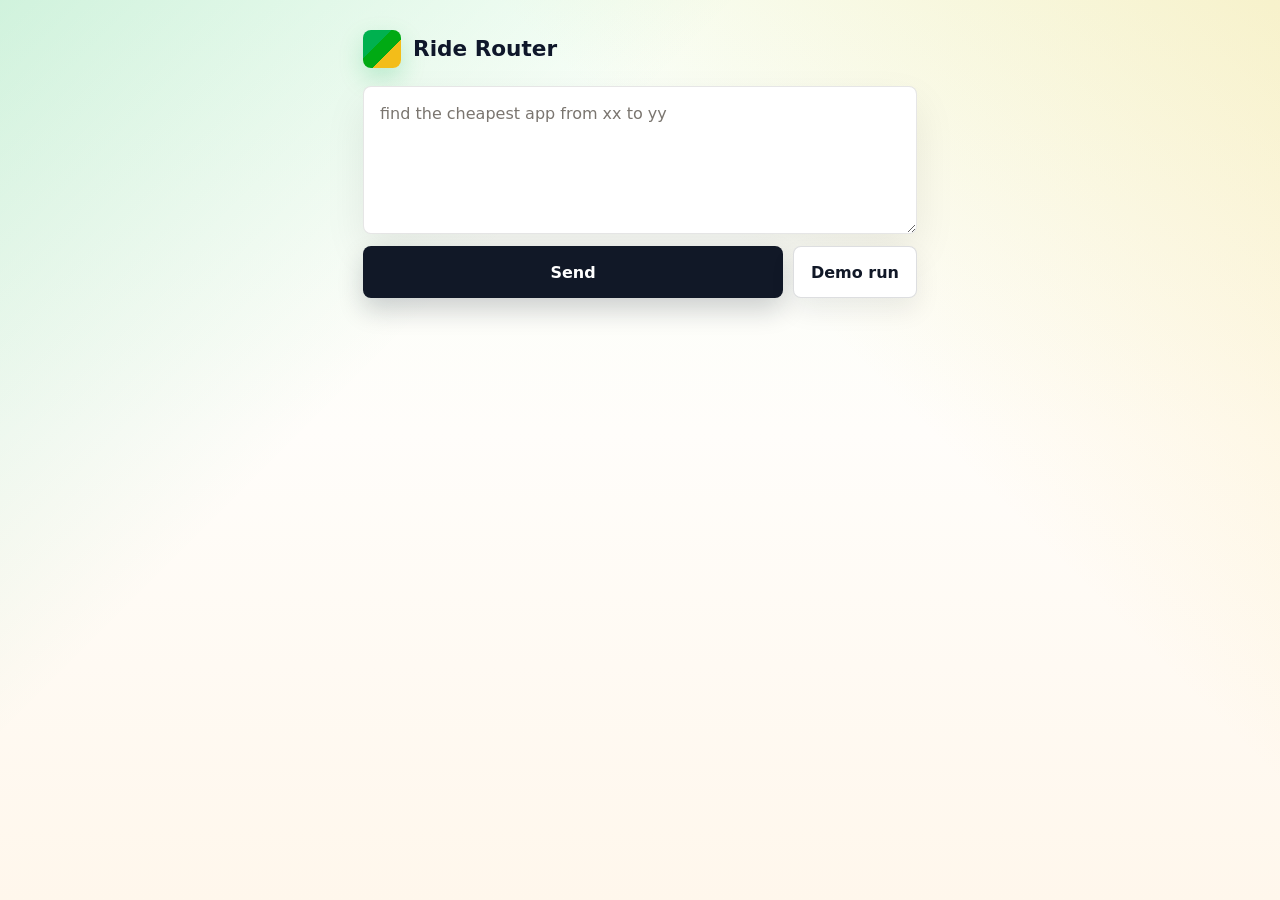
<file: index.html>
<!doctype html>
<html lang="en">
  <head>
    <meta charset="utf-8" />
    <meta name="viewport" content="width=device-width, initial-scale=1, viewport-fit=cover" />
    <meta name="theme-color" content="#f8fff8" />
    <title>Ride Router</title>
    <link rel="manifest" href="./manifest.webmanifest" />
    <link rel="stylesheet" href="./styles.css" />
  </head>
  <body>
    <main class="shell">
      <header class="masthead">
        <span class="brand-mark" aria-hidden="true"></span>
        <h1>Ride Router</h1>
      </header>

      <form class="prompt-form" id="commandForm">
        <label class="sr-only" for="commandInput">Ride request</label>
        <textarea
          id="commandInput"
          autocomplete="off"
          rows="4"
          placeholder="find the cheapest app from xx to yy"
        ></textarea>
        <div class="form-actions">
          <button id="sendCommandButton" type="submit">Send</button>
          <button id="demoCommandButton" class="secondary-button" type="button">Demo run</button>
        </div>
      </form>

      <section class="fare-actions hidden" id="commandOutput" aria-live="polite"></section>
      <p class="status-line" id="statusLine"></p>
    </main>

    <script type="module" src="./app.js"></script>
  </body>
</html>
</file>
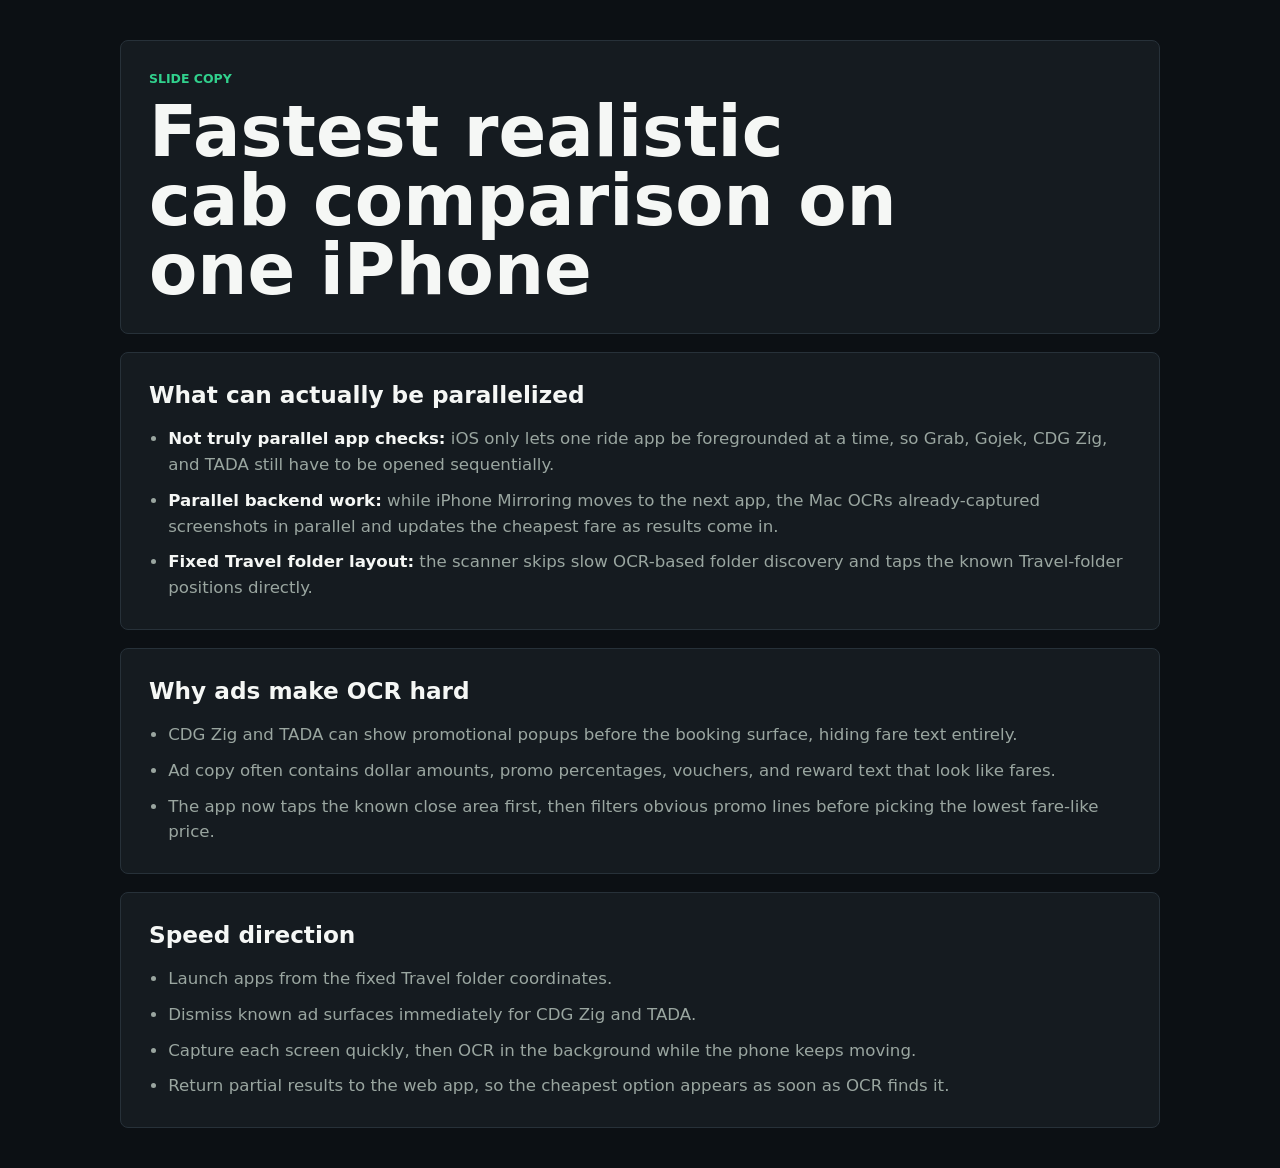
<file: ppt-points.html>
<!doctype html>
<html lang="en">
  <head>
    <meta charset="utf-8" />
    <meta name="viewport" content="width=device-width, initial-scale=1" />
    <title>Ride Router PPT Points</title>
    <style>
      :root {
        color-scheme: dark;
        --bg: #0c1014;
        --panel: #151b20;
        --text: #f5f7f5;
        --muted: #9aa6a0;
        --accent: #31d18d;
        --line: #273139;
        font-family:
          Inter, ui-sans-serif, system-ui, -apple-system, BlinkMacSystemFont, "Segoe UI", sans-serif;
      }

      * {
        box-sizing: border-box;
      }

      body {
        margin: 0;
        background: var(--bg);
        color: var(--text);
      }

      main {
        display: grid;
        gap: 18px;
        width: min(1040px, calc(100% - 32px));
        margin: 0 auto;
        padding: 40px 0;
      }

      section {
        border: 1px solid var(--line);
        border-radius: 8px;
        background: var(--panel);
        padding: 28px;
      }

      .eyebrow {
        margin: 0 0 10px;
        color: var(--accent);
        font-size: 0.78rem;
        font-weight: 800;
        letter-spacing: 0;
        text-transform: uppercase;
      }

      h1,
      h2,
      p {
        margin: 0;
      }

      h1 {
        max-width: 760px;
        font-size: clamp(2.2rem, 6vw, 4.4rem);
        line-height: 0.98;
      }

      h2 {
        font-size: 1.45rem;
      }

      p,
      li {
        color: var(--muted);
        font-size: 1.04rem;
        line-height: 1.55;
      }

      ul {
        display: grid;
        gap: 10px;
        margin: 18px 0 0;
        padding-left: 1.2rem;
      }

      strong {
        color: var(--text);
      }
    </style>
  </head>
  <body>
    <main>
      <section>
        <p class="eyebrow">Slide copy</p>
        <h1>Fastest realistic cab comparison on one iPhone</h1>
      </section>

      <section>
        <h2>What can actually be parallelized</h2>
        <ul>
          <li>
            <strong>Not truly parallel app checks:</strong> iOS only lets one ride app be foregrounded at a time,
            so Grab, Gojek, CDG Zig, and TADA still have to be opened sequentially.
          </li>
          <li>
            <strong>Parallel backend work:</strong> while iPhone Mirroring moves to the next app, the Mac OCRs
            already-captured screenshots in parallel and updates the cheapest fare as results come in.
          </li>
          <li>
            <strong>Fixed Travel folder layout:</strong> the scanner skips slow OCR-based folder discovery and taps
            the known Travel-folder positions directly.
          </li>
        </ul>
      </section>

      <section>
        <h2>Why ads make OCR hard</h2>
        <ul>
          <li>CDG Zig and TADA can show promotional popups before the booking surface, hiding fare text entirely.</li>
          <li>Ad copy often contains dollar amounts, promo percentages, vouchers, and reward text that look like fares.</li>
          <li>The app now taps the known close area first, then filters obvious promo lines before picking the lowest fare-like price.</li>
        </ul>
      </section>

      <section>
        <h2>Speed direction</h2>
        <ul>
          <li>Launch apps from the fixed Travel folder coordinates.</li>
          <li>Dismiss known ad surfaces immediately for CDG Zig and TADA.</li>
          <li>Capture each screen quickly, then OCR in the background while the phone keeps moving.</li>
          <li>Return partial results to the web app, so the cheapest option appears as soon as OCR finds it.</li>
        </ul>
      </section>
    </main>
  </body>
</html>
</file>
<file: styles.css>
:root {
  color-scheme: light;
  --bg: #fffdfa;
  --text: #121212;
  --muted: #68615b;
  --line: #e3ded7;
  --panel: #ffffff;
  --focus: #111827;
  --danger: #b42318;
  --grab: #00b14f;
  --gojek: #101820;
  --gojek-accent: #00aa13;
  --tada: #f3bd19;
  font-family:
    Inter, ui-sans-serif, system-ui, -apple-system, BlinkMacSystemFont, "Segoe UI", sans-serif;
}

* {
  box-sizing: border-box;
}

body {
  min-height: 100vh;
  margin: 0;
  background:
    linear-gradient(135deg, rgba(0, 177, 79, 0.16), transparent 34%),
    linear-gradient(225deg, rgba(243, 189, 25, 0.2), transparent 36%),
    linear-gradient(180deg, #f8fff8 0%, #fffdfa 48%, #fff7ec 100%);
  color: var(--text);
}

button,
textarea {
  font: inherit;
}

button {
  min-height: 52px;
  border: 0;
  border-radius: 8px;
  background: #111827;
  color: var(--text);
  cursor: pointer;
  font-weight: 700;
}

button:disabled {
  cursor: wait;
  opacity: 0.55;
}

button:hover:not(:disabled) {
  filter: brightness(0.98);
}

button:active:not(:disabled) {
  transform: translateY(1px);
}

button:focus-visible,
textarea:focus-visible {
  outline: 2px solid var(--focus);
  outline-offset: 2px;
}

textarea {
  display: block;
  width: 100%;
  min-height: 148px;
  border: 1px solid rgba(18, 18, 18, 0.1);
  border-radius: 8px;
  background: var(--panel);
  color: var(--text);
  line-height: 1.42;
  padding: 16px;
  resize: vertical;
  box-shadow: 0 18px 42px rgba(18, 18, 18, 0.08);
}

textarea::placeholder {
  color: #7a756f;
}

.shell {
  width: min(590px, 100%);
  min-height: 100vh;
  margin: 0 auto;
  padding: max(30px, env(safe-area-inset-top)) 18px max(30px, env(safe-area-inset-bottom));
}

.masthead {
  display: flex;
  align-items: center;
  gap: 12px;
  margin-bottom: 18px;
}

.brand-mark {
  display: block;
  width: 38px;
  height: 38px;
  border-radius: 8px;
  background:
    linear-gradient(135deg, var(--grab) 0 38%, var(--gojek-accent) 38% 62%, var(--tada) 62% 100%);
  box-shadow: 0 10px 24px rgba(0, 177, 79, 0.22);
}

h1 {
  margin: 0;
  color: #0f172a;
  font-size: 1.35rem;
  letter-spacing: 0;
  line-height: 1;
}

.prompt-form {
  display: grid;
  gap: 12px;
}

.form-actions {
  display: grid;
  grid-template-columns: minmax(0, 1fr) auto;
  gap: 10px;
}

#sendCommandButton {
  background: #111827;
  color: #ffffff;
  box-shadow: 0 12px 26px rgba(17, 24, 39, 0.2);
}

.secondary-button {
  min-width: 124px;
  border: 1px solid rgba(17, 24, 39, 0.14);
  background: #ffffff;
  color: #111827;
  box-shadow: 0 12px 26px rgba(17, 24, 39, 0.08);
}

.fare-actions {
  display: grid;
  gap: 12px;
  margin-top: 18px;
}

.fare-button {
  min-height: 68px;
  border: 1px solid rgba(255, 255, 255, 0.66);
  padding: 0 18px;
  text-align: center;
  font-weight: 800;
  font-variant-numeric: tabular-nums;
  box-shadow: 0 16px 34px rgba(18, 18, 18, 0.1);
}

.fare-button--grab {
  background: var(--grab);
  color: #ffffff;
}

.fare-button--gojek {
  background: var(--gojek);
  color: #ffffff;
  box-shadow: 0 16px 34px rgba(16, 24, 32, 0.18);
}

.fare-button--tada {
  background: var(--tada);
  color: #1d1600;
  box-shadow: 0 16px 34px rgba(243, 189, 25, 0.18);
}

.status-line {
  min-height: 22px;
  margin: 14px 0 0;
  color: var(--muted);
  font-size: 0.94rem;
  line-height: 1.4;
}

.status-line.error {
  color: var(--danger);
}

.hidden {
  display: none;
}

.sr-only {
  position: absolute;
  width: 1px;
  height: 1px;
  overflow: hidden;
  clip: rect(0, 0, 0, 0);
  white-space: nowrap;
}
</file>
